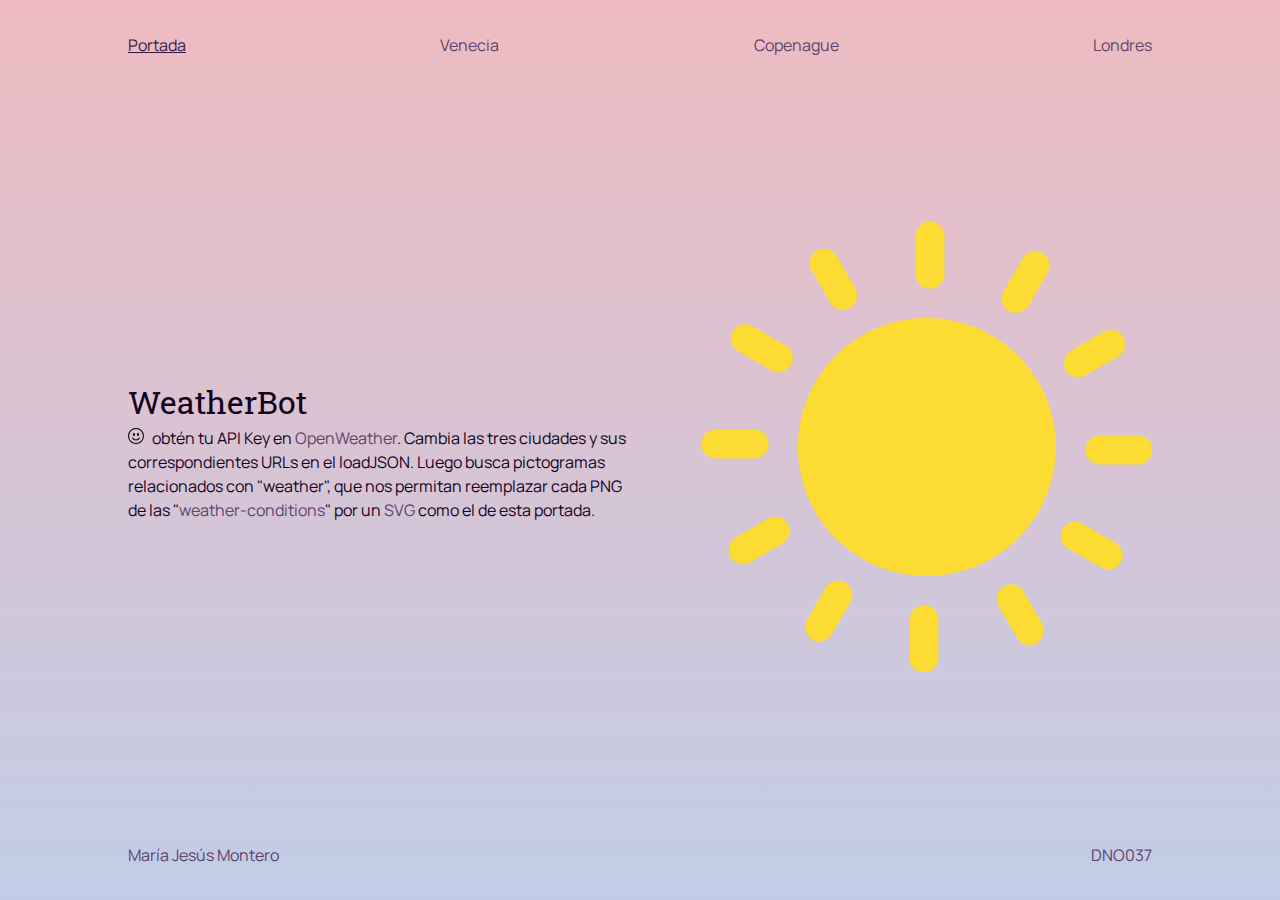
<file: index.html>
<!DOCTYPE html>
<html lang="es">
    <head>
        <meta charset="utf-8" />
        <meta name="viewport" content="width=device-width, initial-scale=1" />
        <meta name="author" content="María Jesús Montero" />
        <meta name="description" content="Diseño y nuevos medios" />
        <title>DNO037</title>
        <link rel="stylesheet" href="style.css" />
    </head>
    <body>
        <div class="container">
            <nav>
                <p><a href="index.html" class="active">Portada</a> <a href="page.html?x=1">Venecia</a> <a href="page.html?x=2">Copenague</a> <a href="page.html?x=3">Londres</a></p>
            </nav>
            <main>
                <div>
                    <h1>WeatherBot</h1>
                    <p>obtén tu API Key en <a href="https://openweathermap.org/api">OpenWeather</a>. Cambia las tres ciudades y sus correspondientes URLs en el loadJSON. Luego busca pictogramas relacionados con "weather", que nos permitan reemplazar cada PNG de las "<a href="https://openweathermap.org/weather-conditions">weather-conditions</a>" por un <a href="https://css-tricks.com/using-svg/">SVG</a> como el de esta portada.</p>
                </div>
                <div>
                    <img src="images/suncolor.svg" />
                </div>
            </main>
            <footer>
                <p><a href="https://github.com/mjmonteroa">María Jesús Montero</a> <a href="#">DNO037</a></p>
            </footer>
        </div>
    </body>
</html>
</file>
<file: style.css>
@charset "UTF-8";

@import url('https://fonts.googleapis.com/css2?family=Manrope:wght@500&family=Roboto+Slab:wght@500&display=swap');

* {
    margin: 0;
    padding: 0;
    font-weight: 400;
}

html, body{
    min-height: 100%;
}

body {
    font-family: 'Manrope', sans-serif;
    background: linear-gradient(#c345,#c1cde7);
    color: #15001c;
}

h1{
font-family: 'Roboto Slab', serif;
}

a {
    color: #61416d;
    text-decoration: none;
}

a:hover, a.active {
    color: #361942;
    transition: color ease .5s;
}

div.container {
    width: 80vw;
    margin: 0 auto;
}

nav, footer {
    width: 100%;
    min-height: 10vh;
    display: flex;
}

nav p, footer p {
    width: 100%;
    display: flex;
    justify-content: space-between;
    margin:auto;
}

.active {
    text-decoration: underline;
    color: black;
}

main {
    display: flex;
    flex-direction: row;
    flex-wrap: wrap;    
    height: 80vh;
}

main div {
    width: 50%;
    margin:auto;
    line-height: 1.5;
    text-align: right;
}

main div p{
    background-image: url('images/smile.svg');
    background-size: 1rem 1rem;
    background-repeat:no-repeat;
    background-position: 0 0.15rem;
    text-indent: 1.5rem;
}

main div p:hover{
    opacity:0;
    transform:rotate(0.5turn);
    transform-origin: center-center;
    transition:all ease 3s;
}
    
main div h1, main div p{
    text-align: left;
}

main div img{
    height:50vh;
    width:auto;
    margin: 0 auto;
    transform-origin: center-center;
    transition:all ease 3s;
}

@media (orientation:portrait){

    main {
        display: flex;
        flex-direction: row;
        flex-wrap: wrap;    
        height: auto;
        min-height: 80vh
    }

    main div {
        width: 100%;
        margin:auto;
        line-height: 1.5;
        text-align: center;
    }

    main div p{
    background-image: url('images/smile.svg');
    background-size: 2rem 2rem;
    background-repeat:no-repeat;
    background-position: top center;
    padding-top: 3rem;
    }

    main div h1, main div p{
        text-align: center;
    }

    main div img{
        max-width:100vw;
        height:auto;
        margin: 1rem 0;
    }   

}
</file>
